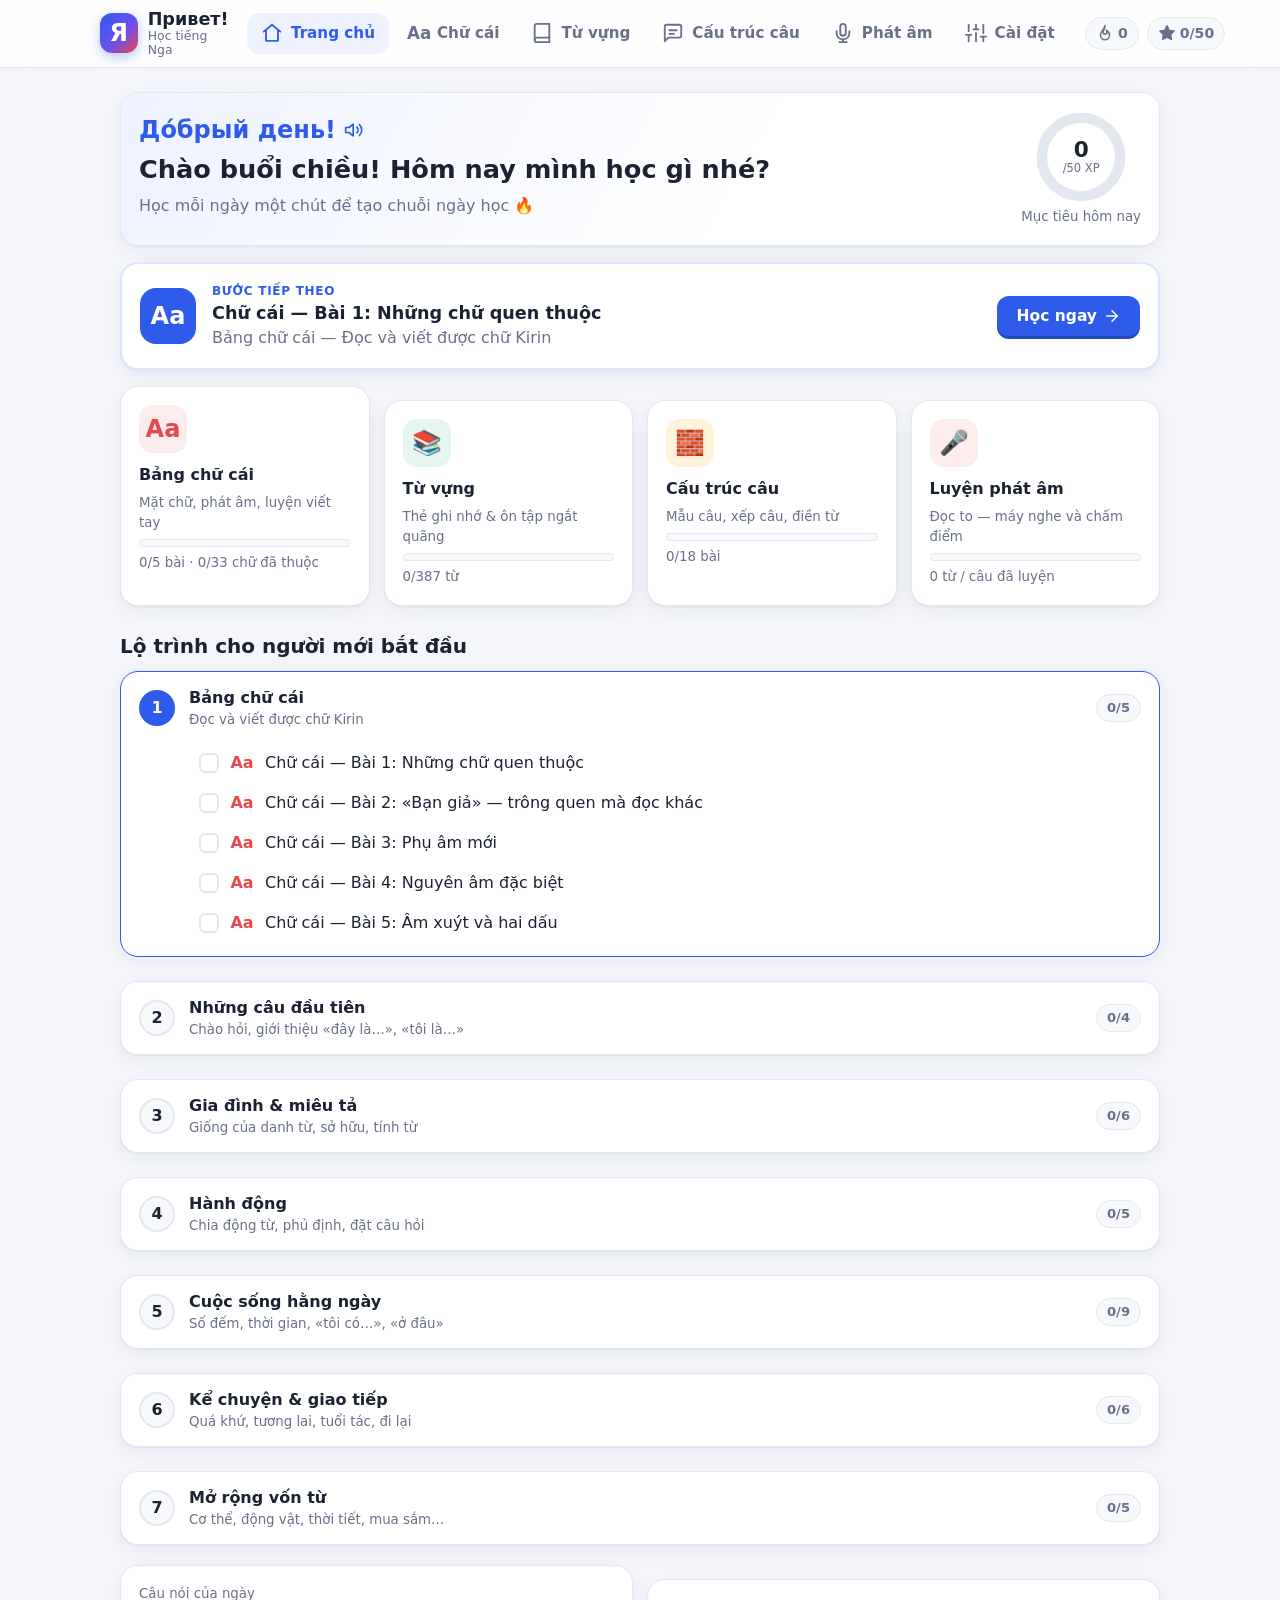
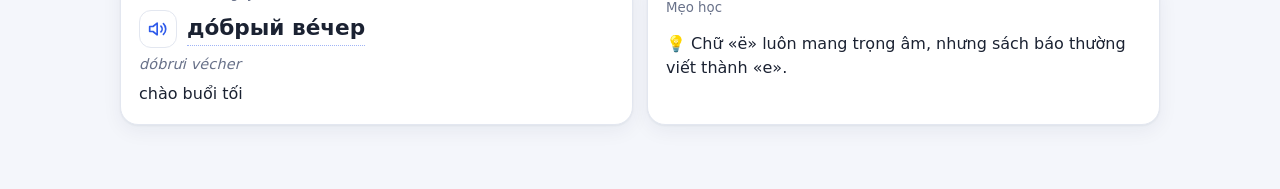
<file: index.html>
<!DOCTYPE html>
<html lang="vi">
<head>
  <meta charset="utf-8">
  <meta name="viewport" content="width=device-width, initial-scale=1, viewport-fit=cover">
  <title>Привет! · Học tiếng Nga</title>
  <meta name="description" content="Ứng dụng học tiếng Nga cho người mới bắt đầu: bảng chữ cái, luyện viết tay, từ vựng và cấu trúc câu.">
  <meta name="theme-color" content="#2f5bea">
  <!-- Cài app ra desktop / màn hình chính (Chrome, Edge, Opera… và iPhone) -->
  <link rel="manifest" href="manifest.webmanifest">
  <link rel="apple-touch-icon" href="icons/apple-touch-icon.png">
  <meta name="mobile-web-app-capable" content="yes">
  <meta name="apple-mobile-web-app-title" content="Привет!">
  <link rel="icon" type="image/png" sizes="192x192" href="icons/icon-192.png">
  <link rel="icon" href="data:image/svg+xml,%3Csvg xmlns='http://www.w3.org/2000/svg' viewBox='0 0 64 64'%3E%3Crect width='64' height='64' rx='16' fill='%232f5bea'/%3E%3Ctext x='32' y='46' font-size='40' text-anchor='middle' fill='white' font-family='Segoe UI,Arial' font-weight='700'%3E%D0%AF%3C/text%3E%3C/svg%3E">
  <link rel="stylesheet" href="css/style.css">
</head>
<body>
  <header class="topbar">
    <a class="brand" href="#/home" aria-label="Trang chủ">
      <span class="brand-logo" lang="ru">Я</span>
      <span class="brand-text"><b lang="ru">Привет!</b><small>Học tiếng Nga</small></span>
    </a>
    <nav class="nav" id="nav" aria-label="Điều hướng chính"></nav>
    <div class="top-stats" id="topStats"></div>
  </header>

  <main id="main" class="main"></main>
  <div id="toasts" class="toasts" aria-live="polite"></div>

  <noscript><p style="padding:24px">Ứng dụng cần JavaScript để chạy.</p></noscript>

  <!-- Lõi -->
  <script src="js/core.js"></script>
  <script src="js/lib/path.js"></script>
  <!-- Dữ liệu -->
  <script src="js/data/glyphs.js"></script>
  <script src="js/data/alphabet.js"></script>
  <script src="js/data/vocab.js"></script>
  <script src="js/data/grammar.js"></script>
  <script src="js/data/pronounce.js"></script>
  <!-- Thư viện -->
  <script src="js/lib/recognizer.js"></script>
  <script src="js/lib/writingpad.js"></script>
  <script src="js/lib/keyboard.js"></script>
  <script src="js/lib/quiz.js"></script>
  <script src="js/lib/test.js"></script>
  <script src="js/lib/speech.js"></script>
  <script src="js/lib/sync.js"></script>
  <!-- Màn hình -->
  <script src="js/views/home.js"></script>
  <script src="js/views/alphabet.js"></script>
  <script src="js/views/vocab.js"></script>
  <script src="js/views/grammar.js"></script>
  <script src="js/views/speak.js"></script>
  <script src="js/views/settings.js"></script>
  <script src="js/views/debug.js"></script>
  <script src="js/app.js"></script>
</body>
</html>
</file>
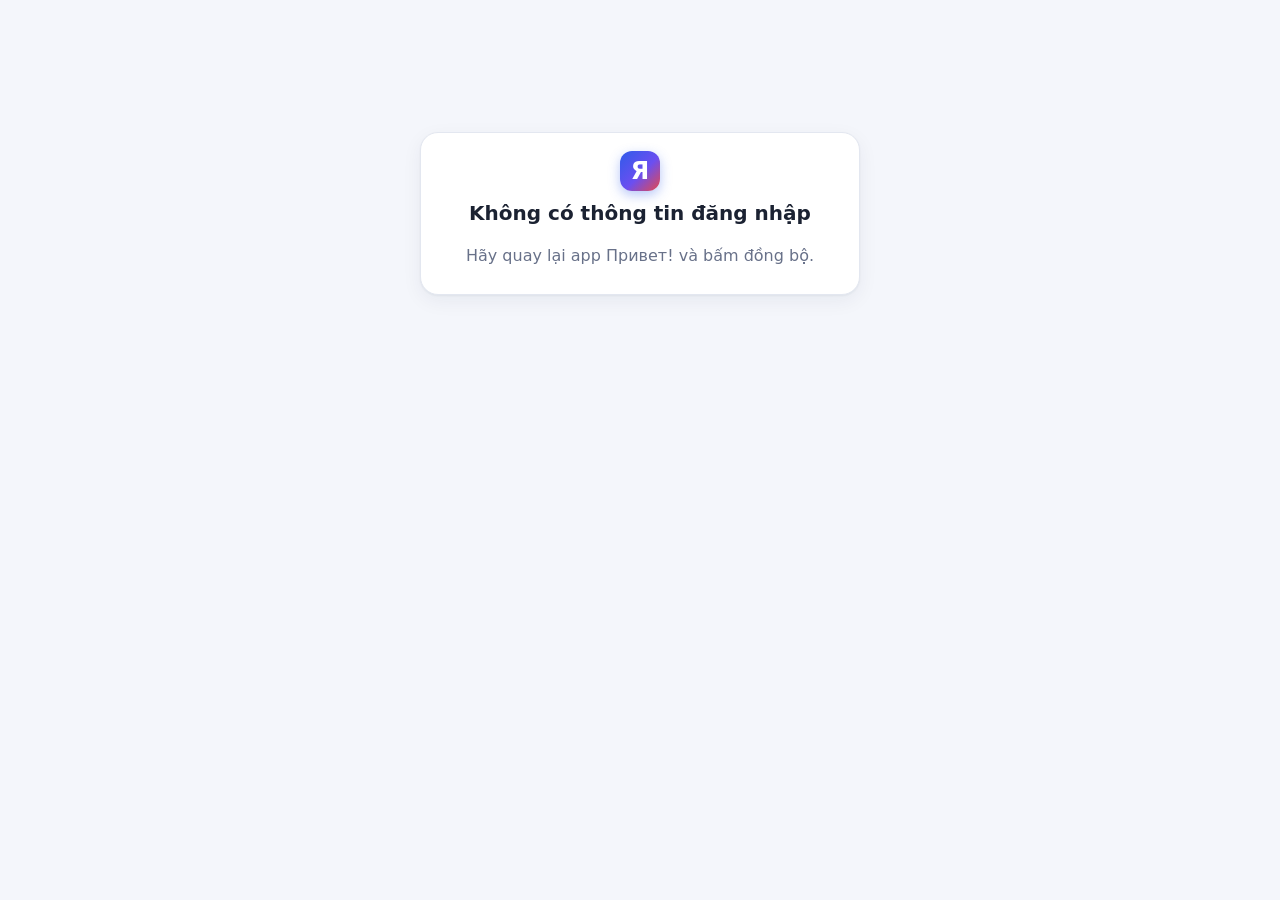
<file: oauth.html>
<!DOCTYPE html>
<html lang="vi">
<head>
  <meta charset="utf-8">
  <meta http-equiv="Content-Security-Policy" content="default-src 'none'; script-src 'self'; style-src 'self'; img-src 'self' data:; base-uri 'none'; form-action 'none'">
  <meta name="referrer" content="no-referrer">
  <meta name="viewport" content="width=device-width, initial-scale=1">
  <meta name="robots" content="noindex">
  <title>Đăng nhập Google · Привет!</title>
  <link rel="icon" type="image/png" href="icons/icon-192.png">
  <link rel="stylesheet" href="css/style.css">
  <script src="js/oauth.js" defer></script>
</head>
<body>
  <main class="main">
    <div class="card oauth-card">
      <div class="brand-logo" lang="ru">Я</div>
      <h2 id="title">Đang hoàn tất đăng nhập…</h2>
      <p id="msg" class="muted"></p>
    </div>
  </main>
</body>
</html>
</file>
<file: css/style.css>
/* =====================================================================
   Привет! — Học tiếng Nga · giao diện
   ===================================================================== */
:root {
  --bg: #f4f6fb;
  --card: #ffffff;
  --card-2: #f7f8fc;
  --text: #1b2232;
  --muted: #687189;
  --line: #e3e7f0;
  --primary: #2f5bea;
  --primary-600: #2449c4;
  --primary-50: #eef2ff;
  --primary-100: #dde5ff;
  --accent: #e5484d;
  --ok: #1f9d63;
  --ok-50: #e4f6ed;
  --bad: #e5484d;
  --bad-50: #fdecec;
  --warn: #c98a0b;
  --warn-50: #fff5dc;
  --t-v: #e5484d;
  --t-c: #2f5bea;
  --t-s: #7c8299;
  --g-m: #2f5bea;
  --g-f: #d6336c;
  --g-n: #1f9d63;
  --g-pl: #8a5cf6;
  --pad-bg: #ffffff;
  --pad-line: #c7d2f3;
  --pad-base: #6f8be0;
  --pad-band: rgba(47, 91, 234, .045);
  --pad-guide: #dfe3ee;
  --pad-num: #9aa6c7;
  --ink: #1d3a9e;
  --ink-ok: #1f9d63;
  --ink-bad: #e5484d;
  --ghost: #e4e8f2;
  --radius: 18px;
  --radius-sm: 12px;
  --shadow: 0 1px 2px rgba(20, 30, 60, .05), 0 6px 20px rgba(20, 30, 60, .06);
  --shadow-lg: 0 10px 40px rgba(20, 30, 60, .14);
  --font: "Segoe UI", system-ui, -apple-system, Roboto, "Noto Sans", "Helvetica Neue", Arial, sans-serif;
  --nav-h: 64px;
  color-scheme: light;
}
@media (prefers-color-scheme: dark) {
  :root {
    --bg: #0e1220;
    --card: #161b2b;
    --card-2: #1b2133;
    --text: #e7eaf3;
    --muted: #98a1b7;
    --line: #283049;
    --primary: #6d8dff;
    --primary-600: #8ba4ff;
    --primary-50: #1b2341;
    --primary-100: #233059;
    --ok: #36c486;
    --ok-50: #13301f;
    --bad: #ff6b70;
    --bad-50: #3a1c22;
    --warn: #f0b43c;
    --warn-50: #352a12;
    --t-v: #ff6b70;
    --t-c: #6d8dff;
    --t-s: #9aa0b8;
    --g-m: #6d8dff;
    --g-f: #ff6fa3;
    --g-n: #36c486;
    --g-pl: #a98bff;
    --pad-bg: #121726;
    --pad-line: #2c3756;
    --pad-base: #5a74c9;
    --pad-band: rgba(109, 141, 255, .06);
    --pad-guide: #2a3149;
    --pad-num: #5b678c;
    --ink: #b4c4ff;
    --ink-ok: #36c486;
    --ink-bad: #ff6b70;
    --ghost: #262d44;
    --shadow: 0 1px 2px rgba(0, 0, 0, .3), 0 6px 20px rgba(0, 0, 0, .25);
    color-scheme: dark;
  }
}

* { box-sizing: border-box; }
html { -webkit-text-size-adjust: 100%; }
body {
  margin: 0;
  font-family: var(--font);
  font-size: 16px;
  line-height: 1.5;
  color: var(--text);
  background: var(--bg);
  min-height: 100vh;
}
a { color: var(--primary); text-decoration: none; }
button { font: inherit; color: inherit; }
h1, h2, h3, h4 { margin: 0; line-height: 1.25; }
h2 { font-size: 1.25rem; }
h3 { font-size: 1.08rem; }
p { margin: .5em 0; }
kbd { font-family: inherit; background: var(--card-2); border: 1px solid var(--line); border-radius: 6px; padding: 0 6px; font-size: .85em; }
[lang="ru"] { font-feature-settings: "kern"; }
.ico { flex: none; }

/* ---------------- Thanh trên ---------------- */
.topbar {
  position: sticky; top: 0; z-index: 50;
  display: flex; align-items: center; gap: 16px;
  padding: 10px max(20px, calc((100vw - 1080px) / 2));
  background: color-mix(in srgb, var(--card) 88%, transparent);
  backdrop-filter: blur(12px);
  border-bottom: 1px solid var(--line);
}
.brand { display: flex; align-items: center; gap: 10px; color: var(--text); }
.brand-logo {
  width: 40px; height: 40px; border-radius: 12px; display: grid; place-items: center;
  background: linear-gradient(135deg, #2f5bea, #6b4ff0 55%, #e5484d); color: #fff; font-weight: 800; font-size: 24px;
  box-shadow: 0 4px 12px rgba(47, 91, 234, .35);
}
.brand-text { display: flex; flex-direction: column; line-height: 1.1; }
.brand-text b { font-size: 1.1rem; }
.brand-text small { color: var(--muted); font-size: .78rem; }
.nav { display: flex; gap: 4px; margin-left: auto; }
.nav a {
  display: flex; align-items: center; gap: 8px; padding: 8px 14px; border-radius: 12px;
  color: var(--muted); font-weight: 600; font-size: .95rem; transition: background .15s, color .15s;
}
.nav a:hover { background: var(--card-2); color: var(--text); }
.nav a.active { background: var(--primary-50); color: var(--primary); }
.nav-abc { font-weight: 800; font-size: 1.05rem; width: 22px; text-align: center; }
.top-stats { display: flex; gap: 8px; }
.ts {
  display: inline-flex; align-items: center; gap: 4px; padding: 5px 10px; border-radius: 999px;
  background: var(--card-2); color: var(--muted); font-weight: 700; font-size: .88rem; border: 1px solid var(--line);
}
.ts.streak.on { color: #f06418; background: #fff1e8; border-color: #ffd9c2; }
.ts.xp.on { color: #c98a0b; background: #fff6dc; border-color: #f7e2a6; }
@media (prefers-color-scheme: dark) {
  .ts.streak.on { background: #3a2414; border-color: #5a3416; }
  .ts.xp.on { background: #352a12; border-color: #574517; }
}
.top-stats-xp { display: flex; gap: 8px; }
/* Nút đồng bộ Google Drive */
.ts.cloud { position: relative; cursor: pointer; padding: 5px 9px; }
.ts.cloud[hidden] { display: none; }
.ts.cloud:hover { color: var(--text); border-color: var(--primary-100); }
.ts.cloud.ok { color: var(--ok); }
.ts.cloud.busy { color: var(--primary); }
.ts.cloud.busy .ico { animation: cloudPulse 1s ease-in-out infinite; }
.cloud-dot { display: none; position: absolute; top: 1px; right: 2px; width: 10px; height: 10px; border-radius: 50%; border: 2px solid var(--card); }
.ts.cloud.idle .cloud-dot { display: block; background: var(--primary); }
.ts.cloud.pending .cloud-dot { display: block; background: var(--warn); }
.ts.cloud.error .cloud-dot { display: block; background: var(--bad); }
@keyframes cloudPulse { 50% { opacity: .3; } }
@media (max-width: 360px) { .brand-text { display: none; } }

/* ---------------- Khung chính ---------------- */
.main { max-width: 1080px; margin: 0 auto; padding: 24px 20px 64px; }
.main-quiz { max-width: 760px; }
.section { margin-top: 28px; }
.section > h2 { margin-bottom: 12px; }
.section-head { display: flex; align-items: center; justify-content: space-between; gap: 12px; flex-wrap: wrap; margin-bottom: 8px; }
.card {
  background: var(--card); border-radius: var(--radius); box-shadow: var(--shadow);
  padding: 18px; border: 1px solid var(--line);
}
:where(a.card) { display: block; }
a.card { color: inherit; transition: transform .15s, box-shadow .15s, border-color .15s; }
a.card:hover { transform: translateY(-2px); box-shadow: var(--shadow-lg); border-color: var(--primary-100); }
.card.error { border-color: var(--bad); }
.card.error pre { white-space: pre-wrap; font-size: .8rem; color: var(--bad); }
.grid { display: grid; gap: 14px; }
.grid.lessons, .grid.topics { grid-template-columns: repeat(auto-fill, minmax(290px, 1fr)); }
.grid.actions { grid-template-columns: repeat(auto-fill, minmax(200px, 1fr)); }
.grid.stats3 { grid-template-columns: repeat(3, 1fr); }
.grid.sections3 { grid-template-columns: repeat(auto-fit, minmax(210px, 1fr)); }
.grid.two { grid-template-columns: 1fr 1fr; margin-top: 20px; }
.row { display: flex; align-items: center; flex-wrap: wrap; }
.row.gap, .gap { gap: 10px; }
.row.center, .center { justify-content: center; text-align: center; }
.muted { color: var(--muted); }
.small { font-size: .86rem; }
.empty { padding: 28px; text-align: center; color: var(--muted); }

/* ---------------- Tiêu đề trang ---------------- */
.page-head { display: flex; flex-wrap: wrap; align-items: flex-end; gap: 8px 16px; margin-bottom: 18px; }
.page-head .back { display: inline-flex; align-items: center; gap: 4px; color: var(--muted); font-weight: 600; font-size: .92rem; width: 100%; }
.page-head .back:hover { color: var(--primary); }
.page-title { display: flex; align-items: center; gap: 14px; flex: 1 1 380px; }
.page-title h1 { font-size: 1.7rem; letter-spacing: -.01em; }
.page-icon {
  width: 54px; height: 54px; border-radius: 16px; display: grid; place-items: center; font-size: 1.7rem; font-weight: 800;
  background: var(--primary-50); color: var(--primary); flex: none;
}
.page-head .sub { color: var(--muted); margin: 4px 0 0; max-width: 760px; }

/* ---------------- Nút ---------------- */
.btn {
  display: inline-flex; align-items: center; justify-content: center; gap: 6px;
  padding: 10px 18px; border-radius: 12px; border: 1px solid transparent; cursor: pointer;
  font-weight: 650; font-size: .97rem; line-height: 1.2; background: var(--card-2); color: var(--text);
  transition: background .15s, transform .08s, box-shadow .15s, opacity .15s; user-select: none; white-space: nowrap;
}
.btn:active { transform: translateY(1px); }
.btn:disabled { opacity: .45; cursor: not-allowed; }
.btn.sm { padding: 6px 12px; font-size: .88rem; border-radius: 10px; }
.btn.primary { background: var(--primary); color: #fff; box-shadow: 0 3px 0 var(--primary-600); }
.btn.primary:hover:not(:disabled) { filter: brightness(1.06); }
.btn.ghost { background: transparent; border-color: var(--line); color: var(--text); }
.btn.ghost:hover:not(:disabled) { background: var(--card-2); }
.btn.soft { background: var(--primary-50); color: var(--primary); }
.btn.soft:hover { background: var(--primary-100); }
.btn.ok { background: var(--ok); color: #fff; box-shadow: 0 3px 0 color-mix(in srgb, var(--ok) 70%, #000); }
.btn.bad { background: var(--bad); color: #fff; box-shadow: 0 3px 0 color-mix(in srgb, var(--bad) 70%, #000); }
.btn.ok-soft { background: var(--ok-50); color: var(--ok); }
.btn.bad-soft { background: var(--bad-50); color: var(--bad); }
.icon-btn {
  display: inline-grid; place-items: center; width: 38px; height: 38px; border-radius: 12px; border: 1px solid var(--line);
  background: var(--card); color: var(--primary); cursor: pointer; flex: none; transition: background .15s, transform .08s;
}
.icon-btn:hover { background: var(--primary-50); }
.icon-btn:active { transform: scale(.94); }
.icon-btn.lg { width: 64px; height: 64px; border-radius: 20px; background: var(--primary); color: #fff; border: none; box-shadow: 0 4px 0 var(--primary-600); }
.icon-btn.lg .ico { width: 30px; height: 30px; }
.icon-btn.slow { font-size: 1.1rem; }
.speak-pair { display: inline-flex; gap: 6px; }
.chip {
  display: inline-flex; align-items: center; gap: 4px; padding: 3px 10px; border-radius: 999px; font-size: .82rem; font-weight: 650;
  background: var(--card-2); color: var(--muted); border: 1px solid var(--line); white-space: nowrap;
}
.chip.t-v { color: var(--t-v); } .chip.t-c { color: var(--t-c); } .chip.t-s { color: var(--t-s); }
.chips { display: flex; gap: 6px; flex-wrap: wrap; }
.badge { display: inline-block; font-size: .72rem; font-weight: 700; padding: 1px 7px; border-radius: 6px; vertical-align: middle; color: #fff; letter-spacing: .02em; }
.badge.g-m { background: var(--g-m); } .badge.g-f { background: var(--g-f); } .badge.g-n { background: var(--g-n); } .badge.g-pl { background: var(--g-pl); }
.progress { height: 8px; border-radius: 99px; background: var(--card-2); overflow: hidden; border: 1px solid var(--line); }
.progress .bar { height: 100%; border-radius: 99px; background: linear-gradient(90deg, var(--primary), #7b61ff); transition: width .4s ease; }
.stars { display: inline-flex; gap: 2px; font-size: 1.5rem; letter-spacing: 2px; }
.star { color: var(--line); transition: color .3s, transform .3s; }
.star.on { color: #f5b301; animation: pop .45s ease both; }
.star.on:nth-child(2) { animation-delay: .12s; } .star.on:nth-child(3) { animation-delay: .24s; }
@keyframes pop { 0% { transform: scale(.3); } 70% { transform: scale(1.25); } 100% { transform: scale(1); } }
.callout { margin: 12px 0; padding: 12px 14px; border-radius: var(--radius-sm); background: var(--primary-50); color: var(--text); border: 1px solid var(--primary-100); }
.callout.warn { background: var(--warn-50); border-color: color-mix(in srgb, var(--warn) 30%, transparent); }
.callout.ok { background: var(--ok-50); border-color: color-mix(in srgb, var(--ok) 30%, transparent); }
.callout ul { margin: 6px 0 0; padding-left: 20px; }
.banner { display: flex; align-items: center; gap: 14px; margin-top: 16px; }
.banner > div { flex: 1; display: flex; flex-direction: column; }
.banner small { color: var(--muted); }
.banner.primary { background: linear-gradient(135deg, var(--primary-50), var(--card)); border-color: var(--primary-100); }
.banner.ok { background: var(--ok-50); justify-content: space-between; }
.banner-ico { font-size: 1.8rem; }
.banner.test-banner { background: linear-gradient(135deg, var(--warn-50), var(--card)); border-color: color-mix(in srgb, var(--warn) 25%, var(--line)); }
.banner.test-banner.ok { background: var(--ok-50); justify-content: flex-start; }

/* Bài kiểm tra tổng hợp */
.lvl-badge { display: inline-block; vertical-align: middle; padding: 2px 9px; border-radius: 999px; font-size: .74rem; font-weight: 800; letter-spacing: .02em; color: #fff; }
.lvl-badge.l1 { background: #1f9d63; } .lvl-badge.l2 { background: #2f5bea; } .lvl-badge.l3 { background: #c98a0b; } .lvl-badge.l4 { background: #e5484d; }
.test-chip.ok { color: var(--ok); border-color: color-mix(in srgb, var(--ok) 35%, var(--line)); }
.card.action.done .action-ico::after { content: ' ✓'; font-size: 1rem; color: var(--ok); }
.test-result { display: flex; flex-direction: column; align-items: center; gap: 12px; width: 100%; max-width: 560px; margin: 6px auto 0; }
.test-result .callout { width: 100%; margin: 0; text-align: left; }
.test-result .callout .small { margin-top: 4px; color: var(--muted); }
.test-weak { display: flex; flex-direction: column; align-items: center; gap: 8px; }
.test-weak .row { justify-content: center; }
.seg { display: inline-flex; background: var(--card-2); border: 1px solid var(--line); border-radius: 12px; padding: 3px; gap: 2px; flex-wrap: wrap; }
.seg button { border: none; background: transparent; padding: 6px 12px; border-radius: 9px; cursor: pointer; font-weight: 600; font-size: .9rem; color: var(--muted); }
.seg button.on { background: var(--card); color: var(--primary); box-shadow: var(--shadow); }
.switch { width: 50px; height: 28px; border-radius: 99px; border: none; background: var(--line); position: relative; cursor: pointer; transition: background .2s; flex: none; }
.switch i { position: absolute; top: 3px; left: 3px; width: 22px; height: 22px; border-radius: 50%; background: #fff; box-shadow: 0 1px 3px rgba(0, 0, 0, .25); transition: transform .2s; }
.switch.on { background: var(--primary); }
.switch.on i { transform: translateX(22px); }
.select, .search, .answer-input {
  font: inherit; color: var(--text); background: var(--card); border: 1.5px solid var(--line); border-radius: 12px; padding: 9px 12px; outline: none;
}
.select:focus, .search:focus, .answer-input:focus { border-color: var(--primary); box-shadow: 0 0 0 4px var(--primary-50); }
.range { accent-color: var(--primary); width: 180px; }

/* ---------------- Chữ tiếng Nga ---------------- */
.ru { font-weight: 600; }
.ru.speakable { cursor: pointer; border-bottom: 1.5px dotted color-mix(in srgb, var(--primary) 45%, transparent); }
.ru.speakable:hover { color: var(--primary); }
.ru.inline { font-weight: 650; color: var(--primary); }
.ru.xl { font-size: 2.3rem; font-weight: 700; display: block; line-height: 1.2; }
.ru.lg { font-size: 1.35rem; }
.tr { display: block; color: var(--muted); font-size: .9rem; font-style: italic; letter-spacing: .01em; }

/* ---------------- Công thức câu ---------------- */
.pattern { display: flex; flex-wrap: wrap; align-items: center; gap: 6px; margin: 6px 0; }
.pt-word { background: var(--primary-50); color: var(--primary); border: 1px solid var(--primary-100); padding: 4px 10px; border-radius: 10px; font-weight: 700; }
.pt-slot { background: var(--warn-50); color: var(--warn); border: 1px dashed color-mix(in srgb, var(--warn) 50%, transparent); padding: 4px 10px; border-radius: 10px; font-weight: 650; font-style: italic; }
.pt-plus { color: var(--muted); font-weight: 700; }
.pt-note { color: var(--muted); font-size: .92em; }
.pattern-card { background: linear-gradient(135deg, var(--primary-50), var(--card) 70%); }
.pattern-card .pattern { font-size: 1.1rem; }
.pc-label { font-size: .8rem; text-transform: uppercase; letter-spacing: .08em; color: var(--muted); font-weight: 700; margin-bottom: 4px; }

/* ---------------- Trang chủ ---------------- */
.hero { display: flex; align-items: center; gap: 20px; justify-content: space-between; background: linear-gradient(120deg, var(--primary-50), var(--card) 60%); }
.hero h1 { font-size: 1.6rem; margin: 6px 0; }
.hero-hi { border: none; background: none; padding: 0; cursor: pointer; font-size: 1.5rem; font-weight: 800; color: var(--primary); display: inline-flex; align-items: center; gap: 8px; }
.hero-goal { display: flex; flex-direction: column; align-items: center; gap: 4px; flex: none; }
.ring-wrap { position: relative; width: 92px; height: 92px; }
.ring-bg { fill: none; stroke: var(--line); stroke-width: 9; }
.ring-fg { fill: none; stroke: #f5a524; stroke-width: 9; stroke-linecap: round; transition: stroke-dashoffset .6s ease; }
.ring-txt { position: absolute; inset: 0; display: flex; flex-direction: column; align-items: center; justify-content: center; line-height: 1.05; }
.ring-txt b { font-size: 1.35rem; }
.ring-txt small { color: var(--muted); font-size: .72rem; }
.next-step { display: flex; align-items: center; gap: 16px; margin-top: 16px; border: 2px solid var(--primary-100); }
.ns-ico { width: 56px; height: 56px; border-radius: 16px; background: var(--primary); color: #fff; display: grid; place-items: center; font-size: 1.5rem; font-weight: 800; flex: none; }
.ns-info { flex: 1; display: flex; flex-direction: column; min-width: 0; }
.ns-info small { color: var(--primary); font-weight: 700; text-transform: uppercase; font-size: .75rem; letter-spacing: .06em; }
.ns-info b { font-size: 1.1rem; }
.sections3 { margin-top: 16px; }
.sec-card { display: flex; flex-direction: column; gap: 6px; }
.sec-card small { color: var(--muted); }
.sec-ico { width: 48px; height: 48px; border-radius: 14px; display: grid; place-items: center; font-size: 1.5rem; font-weight: 800; margin-bottom: 4px; }
.s-alpha .sec-ico { background: #fdecec; color: #e5484d; }
.s-vocab .sec-ico { background: #e4f6ed; }
.s-gram .sec-ico { background: #fff3dc; }
@media (prefers-color-scheme: dark) {
  .s-alpha .sec-ico { background: #3a1c22; } .s-vocab .sec-ico { background: #13301f; } .s-gram .sec-ico { background: #352a12; }
}
.road { display: flex; flex-direction: column; gap: 10px; }
.road-stage { padding: 0; overflow: hidden; }
.road-stage summary { list-style: none; display: flex; align-items: center; gap: 14px; padding: 14px 18px; cursor: pointer; }
.road-stage summary::-webkit-details-marker { display: none; }
.road-stage.current { border-color: var(--primary); box-shadow: 0 0 0 3px var(--primary-50), var(--shadow); }
.road-num { width: 36px; height: 36px; border-radius: 50%; display: grid; place-items: center; font-weight: 800; background: var(--card-2); border: 2px solid var(--line); flex: none; }
.road-stage.current .road-num { background: var(--primary); color: #fff; border-color: var(--primary); }
.road-stage.done .road-num { background: var(--ok); color: #fff; border-color: var(--ok); }
.road-info { flex: 1; display: flex; flex-direction: column; }
.road-info small { color: var(--muted); }
.road-items { display: flex; flex-direction: column; padding: 0 18px 14px 68px; gap: 2px; }
.road-item { display: flex; align-items: center; gap: 10px; padding: 7px 10px; border-radius: 10px; color: var(--text); }
.road-item:hover { background: var(--card-2); }
.road-item.done { color: var(--muted); }
.ri-check { width: 20px; height: 20px; border-radius: 6px; border: 2px solid var(--line); display: grid; place-items: center; font-size: .75rem; font-weight: 800; flex: none; }
.road-item.done .ri-check { background: var(--ok); border-color: var(--ok); color: #fff; }
.ri-ico { width: 26px; text-align: center; font-weight: 800; color: var(--t-v); }
.daily { display: flex; flex-direction: column; gap: 6px; }
.daily-ru { display: flex; align-items: center; gap: 10px; }

/* ---------------- Bảng chữ cái ---------------- */
.alpha-grid { display: grid; grid-template-columns: repeat(auto-fill, minmax(92px, 1fr)); gap: 10px; }
.alpha-grid.small { grid-template-columns: repeat(auto-fill, minmax(96px, 1fr)); margin-bottom: 18px; }
.ltile {
  position: relative; display: flex; flex-direction: column; align-items: center; padding: 12px 6px 10px; border-radius: 16px;
  background: var(--card); border: 1px solid var(--line); box-shadow: var(--shadow); color: var(--text); transition: transform .15s, box-shadow .15s;
}
.ltile:hover { transform: translateY(-2px); box-shadow: var(--shadow-lg); }
.ltile::before { content: ""; position: absolute; left: 14px; right: 14px; top: 0; height: 4px; border-radius: 0 0 6px 6px; background: var(--t-c); }
.ltile.t-v::before { background: var(--t-v); } .ltile.t-s::before { background: var(--t-s); }
.ltile-ch { font-size: 1.9rem; font-weight: 700; line-height: 1.1; }
.ltile-ch small { font-size: 1.3rem; font-weight: 600; margin-left: 3px; color: var(--muted); }
.ltile-snd { font-size: .82rem; color: var(--muted); font-weight: 600; }
.ltile-dots { display: flex; gap: 3px; margin-top: 4px; }
.ltile-dots i { width: 6px; height: 6px; border-radius: 50%; background: var(--line); }
.ltile-dots i.on { background: var(--ok); }
.legend { display: flex; gap: 12px; font-size: .85rem; color: var(--muted); }
.legend .lg::before { content: ""; display: inline-block; width: 10px; height: 10px; border-radius: 3px; margin-right: 5px; vertical-align: -1px; }
.lg.t-v::before { background: var(--t-v); } .lg.t-c::before { background: var(--t-c); } .lg.t-s::before { background: var(--t-s); }
.lesson-card { display: flex; gap: 14px; align-items: flex-start; }
.lesson-num { width: 42px; height: 42px; border-radius: 14px; background: var(--primary-50); color: var(--primary); display: grid; place-items: center; font-weight: 800; font-size: 1.15rem; flex: none; }
.done > .lesson-num, .lesson-card.done .lesson-num { background: var(--ok); color: #fff; }
.lesson-info { flex: 1; display: flex; flex-direction: column; gap: 8px; min-width: 0; }
.lesson-letters { display: flex; flex-wrap: wrap; gap: 6px; }
.lesson-letters span { font-weight: 700; font-size: 1.15rem; padding: 1px 8px; border-radius: 8px; background: var(--card-2); border: 1px solid var(--line); }
.action { display: flex; flex-direction: column; gap: 4px; }
.action small { color: var(--muted); }
.action-ico { font-size: 1.7rem; }
.action.primary { border: 2px solid var(--primary-100); background: linear-gradient(135deg, var(--primary-50), var(--card)); }
.steps { display: flex; flex-direction: column; gap: 10px; }
.step { display: flex; align-items: center; gap: 14px; }
.step-num { width: 40px; height: 40px; border-radius: 50%; display: grid; place-items: center; font-weight: 800; background: var(--primary-50); color: var(--primary); flex: none; }
.step.done .step-num { background: var(--ok); color: #fff; }
.step-info { flex: 1; display: flex; flex-direction: column; }
.step-info small { color: var(--muted); }
.step-go { color: var(--muted); }
.rules { display: grid; gap: 10px; grid-template-columns: repeat(auto-fill, minmax(300px, 1fr)); }
.rule summary { font-weight: 700; cursor: pointer; }
.rule p { margin-bottom: 0; }

.big-letter { display: flex; gap: 14px; align-items: baseline; font-size: 5.2rem; font-weight: 700; line-height: 1; color: var(--t-c); }
.big-letter.t-v { color: var(--t-v); } .big-letter.t-s { color: var(--t-s); }
.big-letter span:last-child { font-size: .78em; opacity: .85; }
.letter-card { display: flex; flex-direction: column; gap: 6px; }
.letter-top { display: flex; gap: 28px; align-items: center; flex-wrap: wrap; }
.letter-meta { display: flex; flex-direction: column; gap: 10px; }
.letter-sound { display: flex; align-items: baseline; gap: 10px; }
.letter-sound b { font-size: 1.6rem; color: var(--text); }
.letter-audio { display: flex; gap: 8px; flex-wrap: wrap; }
.letter-hint { font-size: 1.08rem; margin-top: 10px; }
.letter-card h4 { font-size: .8rem; text-transform: uppercase; letter-spacing: .08em; color: var(--muted); margin: 12px 0 6px; }
.ex-row, .ex-sent { display: flex; align-items: flex-start; gap: 12px; padding: 8px 0; border-top: 1px solid var(--line); }
.ex-row:first-of-type, .ex-sent:first-of-type { border-top: none; }
.ex-ru { font-size: 1.15rem; }
.ex-vi { color: var(--text); opacity: .85; }
.anims { display: flex; gap: 14px; flex-wrap: wrap; }
.anims figure { margin: 0; text-align: center; }
.anims figcaption { font-size: .85rem; color: var(--muted); }

/* SVG hoạt ảnh nét chữ */
.anim { display: block; background: var(--pad-bg); border-radius: 14px; border: 1px solid var(--line); }
.anim.sm { width: 120px; } .anim.md { width: 170px; } .anim.lg { width: 230px; }
.anim .gl { stroke: var(--pad-line); stroke-width: .9; }
.anim .gl.dash { stroke-dasharray: 4 4; }
.anim .gl.base { stroke: var(--pad-base); stroke-width: 1.4; }
.anim .gl.dot { stroke-dasharray: 1.5 3.5; }
.anim .band { fill: var(--pad-band); }
.anim .ghost path { fill: none; stroke: var(--ghost); stroke-width: 9; stroke-linecap: round; stroke-linejoin: round; }
.anim .live path { fill: none; stroke: var(--primary); stroke-width: 7.5; stroke-linecap: round; stroke-linejoin: round; }
.anim .mark { transform-box: fill-box; transform-origin: center; }
.anim .mark circle { fill: var(--accent); }
.anim .mark text { fill: #fff; font-size: 8px; font-weight: 800; text-anchor: middle; dominant-baseline: middle; font-family: var(--font); }

/* ---------------- Luồng học ---------------- */
.flow { display: flex; flex-direction: column; gap: 16px; max-width: 760px; margin: 0 auto; }
.flow-nav { display: flex; justify-content: space-between; gap: 10px; margin-top: 16px; }
.flow-top { display: flex; flex-direction: column; gap: 8px; margin-bottom: 14px; }
.flow-label { color: var(--muted); }
.dots { display: flex; justify-content: center; gap: 6px; }
.dots i { width: 10px; height: 10px; border-radius: 50%; background: var(--line); transition: all .2s; }
.dots i.done { background: var(--primary-100); }
.dots i.on { background: var(--primary); width: 26px; border-radius: 6px; }
.letter-nav { display: flex; gap: 8px; align-items: center; }

/* ---------------- Bảng viết ---------------- */
.write-task { display: grid; grid-template-columns: minmax(0, 1fr) 300px; gap: 18px; align-items: start; }
.write-main { display: flex; flex-direction: column; gap: 12px; }
.pad-box { display: flex; flex-direction: column; align-items: center; gap: 10px; }
.pad { width: 100%; max-width: 420px; }
.pad-canvas {
  display: block; touch-action: none; background: var(--pad-bg); border-radius: 18px; border: 2px solid var(--line);
  box-shadow: inset 0 2px 6px rgba(20, 30, 60, .05); cursor: crosshair; user-select: none; -webkit-user-select: none;
}
.pad-tools { display: flex; gap: 8px; flex-wrap: wrap; justify-content: center; }
.write-side { display: flex; flex-direction: column; gap: 10px; align-items: flex-start; }
.write-switch { display: flex; flex-direction: column; gap: 8px; }
.model-row { display: flex; gap: 14px; align-items: center; }
.model-char { font-size: 4rem; font-weight: 700; line-height: 1; color: var(--primary); min-width: 64px; text-align: center; }
.model-meta { display: flex; flex-direction: column; gap: 6px; align-items: flex-start; }
.model-caption { color: var(--muted); font-size: .88rem; }
.model-anim { cursor: pointer; }
.write-feedback { min-height: 0; border-radius: var(--radius-sm); padding: 0; transition: all .2s; }
.write-feedback.ok, .write-feedback.bad { padding: 12px 14px; }
.write-feedback.ok { background: var(--ok-50); }
.write-feedback.bad { background: var(--bad-50); }
.wf-head { display: flex; align-items: center; gap: 10px; }
.wf-x { color: var(--bad); font-size: 1.4rem; font-weight: 800; }
.write-fb { display: flex; flex-direction: column; gap: 6px; }
.write-fb-model { display: flex; align-items: center; gap: 10px; }

/* Ô xem trước bảng viết (điện thoại): chạm để mở bảng viết toàn màn hình, vuốt qua vẫn cuộn trang được */
.pad-preview {
  position: relative; display: block; width: min(100%, 260px); aspect-ratio: 1; padding: 0; overflow: hidden;
  background: var(--pad-bg); border: 2px dashed color-mix(in srgb, var(--primary) 45%, var(--line)); border-radius: 18px;
  cursor: pointer; touch-action: manipulation; -webkit-tap-highlight-color: transparent;
}
.pad-preview:active:not(:disabled) { transform: scale(.985); }
.pad-preview:disabled { cursor: default; border-style: solid; border-color: var(--line); color: inherit; opacity: 1; }
.pad-preview:disabled .pp-label { display: none; }
.pp-canvas { position: absolute; inset: 0; width: 100%; height: 100%; pointer-events: none; }
.pp-label {
  position: absolute; left: 50%; bottom: 10px; transform: translateX(-50%); white-space: nowrap;
  padding: 7px 14px; border-radius: 999px; background: var(--primary); color: #fff; font-weight: 700; font-size: .9rem;
  box-shadow: 0 3px 10px rgba(47, 91, 234, .35);
}

/* Cửa sổ viết toàn màn hình */
html.ws-lock, html.ws-lock body { overflow: hidden; overscroll-behavior: none; }
.ws-overlay { position: fixed; inset: 0; z-index: 300; display: flex; justify-content: center; align-items: stretch; background: rgba(12, 16, 30, .5); }
.ws-overlay[hidden] { display: none; }
.ws {
  display: flex; flex-direction: column; gap: 10px; width: 100%; max-width: 560px; height: 100%; overflow-y: auto;
  background: var(--bg); padding: calc(10px + env(safe-area-inset-top)) 14px calc(12px + env(safe-area-inset-bottom));
  box-shadow: var(--shadow-lg); animation: wsUp .22s ease-out;
}
@keyframes wsUp { from { opacity: 0; transform: translateY(28px); } to { opacity: 1; transform: none; } }
@media (min-width: 761px) and (min-height: 640px) {
  .ws-overlay { align-items: center; }
  .ws { height: min(860px, 94vh); border-radius: 22px; }
}
.ws-head { display: flex; align-items: flex-start; gap: 10px; }
.ws-head-main { flex: 1; min-width: 0; }
.ws-close { flex: none; }
.ws-task { display: flex; flex-direction: column; gap: 6px; }
.ws-title { font-weight: 750; font-size: 1.05rem; }
.ws-title b { color: var(--primary); font-size: 1.2rem; }
.ws-prompt { font-size: 1rem; }
.ws-model { display: flex; align-items: center; gap: 12px; flex-wrap: wrap; }
.ws-model .model-char { font-size: 2.6rem; min-width: 40px; }
.ws-model .anim { width: 66px; }
.ws-pad { flex: 1 1 0; min-height: 150px; display: flex; align-items: center; justify-content: center; overflow: hidden; }
.ws-pad .pad { max-width: none; flex: none; }
.ws-fb { border-radius: var(--radius-sm); padding: 10px 12px; }
.ws-fb:empty { display: none; }
.ws-fb.ok { background: var(--ok-50); }
.ws-fb.bad { background: var(--bad-50); }
.ws-tools { display: flex; gap: 8px; }
.ws-tools .btn { flex: 1 1 0; padding-left: 8px; padding-right: 8px; }
.ws-tools .btn.primary, .ws-tools .btn.ok { flex: 1.5 1 0; }

/* ---------------- Bài tập (quiz) ---------------- */
.quiz { display: flex; flex-direction: column; min-height: calc(100vh - 140px); }
.quiz-top { display: flex; align-items: center; gap: 14px; }
.quiz-top .progress { flex: 1; height: 14px; }
.quiz-count { font-weight: 700; color: var(--muted); font-size: .9rem; min-width: 44px; text-align: right; }
.quiz-title { color: var(--muted); font-weight: 650; margin-top: 10px; font-size: .92rem; }
.quiz-body { flex: 1; padding: 22px 0; }
.quiz-body.enter > * { animation: slideIn .28s ease both; }
@keyframes slideIn { from { opacity: 0; transform: translateX(18px); } to { opacity: 1; transform: none; } }
.quiz-foot {
  position: sticky; bottom: 0; display: flex; align-items: center; justify-content: space-between; gap: 12px; flex-wrap: wrap;
  padding: 14px 16px; margin: 0 -16px; border-top: 2px solid var(--line); background: var(--bg); border-radius: 16px 16px 0 0;
}
.quiz-foot.ok { background: var(--ok-50); border-color: color-mix(in srgb, var(--ok) 35%, transparent); }
.quiz-foot.bad { background: var(--bad-50); border-color: color-mix(in srgb, var(--bad) 35%, transparent); }
.foot-left, .foot-right { display: flex; gap: 10px; }
.foot-right { margin-left: auto; }
.fb { flex: 1; min-width: 220px; }
.fb-title { font-weight: 800; font-size: 1.15rem; }
.quiz-foot.ok .fb-title { color: var(--ok); }
.quiz-foot.bad .fb-title { color: var(--bad); }
.fb-ans, .fb-exp { margin-top: 2px; }
.fb-exp .muted { margin-top: 2px; }
.q { display: flex; flex-direction: column; gap: 16px; }
.q-label { font-weight: 750; font-size: 1.15rem; }
.q-prompt { font-size: 1.15rem; }
.q-prompt.big { font-size: 1.5rem; font-weight: 650; text-align: center; padding: 12px 0; }
.q-prompt.huge { text-align: center; font-size: 5rem; font-weight: 700; line-height: 1.1; color: var(--primary); padding: 6px 0; }
.q-prompt.vi { font-size: 1.2rem; font-weight: 600; background: var(--card); border: 1px solid var(--line); border-radius: var(--radius-sm); padding: 12px 16px; }
.q-sub { color: var(--muted); text-align: center; }
.q-audio { display: flex; justify-content: center; align-items: center; gap: 12px; }
.q-audio.only { padding: 14px 0; }
.q-audio.sm { justify-content: flex-start; }
.word-prompt { display: flex; flex-direction: column; align-items: center; gap: 4px; }
.opts { display: grid; grid-template-columns: 1fr 1fr; gap: 10px; }
.opts.cols-4 { grid-template-columns: repeat(4, 1fr); }
.opt {
  display: flex; align-items: center; gap: 12px; text-align: left; padding: 14px 16px; border-radius: 16px; cursor: pointer;
  background: var(--card); border: 2px solid var(--line); box-shadow: 0 3px 0 var(--line); font-size: 1.05rem; font-weight: 600;
  transition: border-color .15s, background .15s, transform .08s;
}
.opt:hover { border-color: var(--primary-100); background: var(--primary-50); }
.opt:active { transform: translateY(2px); box-shadow: 0 1px 0 var(--line); }
.opt.big { justify-content: center; font-size: 2rem; padding: 10px; }
.opt.big .opt-key { display: none; }
.opt-key { width: 26px; height: 26px; border-radius: 8px; border: 1.5px solid var(--line); display: grid; place-items: center; font-size: .78rem; color: var(--muted); flex: none; }
.opt.ru .opt-label { font-size: 1.15rem; }
.opts.locked .opt { cursor: default; }
.opts.locked .opt:not(.right):not(.wrong) { opacity: .55; }
.opt.right { border-color: var(--ok); background: var(--ok-50); box-shadow: 0 3px 0 var(--ok); }
.opt.wrong { border-color: var(--bad); background: var(--bad-50); box-shadow: 0 3px 0 var(--bad); animation: shake .35s; }
@keyframes shake { 20%, 60% { transform: translateX(-5px); } 40%, 80% { transform: translateX(5px); } }
.answer-input { font-size: 1.4rem; padding: 12px 16px; width: 100%; text-align: center; font-weight: 650; }
.answer-input.right { border-color: var(--ok); background: var(--ok-50); }
.answer-input.wrong { border-color: var(--bad); background: var(--bad-50); }
.gap-sentence { display: flex; flex-direction: column; align-items: center; gap: 8px; padding: 10px 0; }
.gap-line { font-size: 1.5rem; font-weight: 650; text-align: center; }
.blank { display: inline-block; min-width: 90px; border-bottom: 3px solid var(--primary); margin: 0 6px; }
.q-vi { color: var(--muted); }
.tiles { display: flex; flex-wrap: wrap; gap: 8px; }
.tiles.answer { min-height: 64px; padding: 10px; border-bottom: 2px solid var(--line); border-top: 2px solid var(--line); align-content: flex-start; }
.tiles.answer.right { border-color: var(--ok); }
.tiles.answer.wrong { border-color: var(--bad); }
.tiles.bank { justify-content: center; padding-top: 8px; }
.slot { display: inline-block; border-radius: 12px; }
.slot.empty { background: var(--card-2); box-shadow: inset 0 0 0 2px var(--line); min-height: 46px; }
.tile {
  padding: 9px 14px; border-radius: 12px; border: 2px solid var(--line); background: var(--card); box-shadow: 0 3px 0 var(--line);
  font-size: 1.12rem; font-weight: 650; cursor: pointer; transition: transform .08s;
}
.tile:active { transform: translateY(2px); box-shadow: 0 1px 0 var(--line); }
.match-grid { display: grid; grid-template-columns: 1fr 1fr; gap: 12px; }
.match-col { display: flex; flex-direction: column; gap: 10px; }
.match-card {
  padding: 13px 12px; border-radius: 14px; border: 2px solid var(--line); background: var(--card); box-shadow: 0 3px 0 var(--line);
  cursor: pointer; font-weight: 600; transition: all .15s; min-height: 52px;
}
.match-card.ru { font-size: 1.12rem; font-weight: 700; }
.match-card.sel { border-color: var(--primary); background: var(--primary-50); }
.match-card.done { opacity: .25; border-color: var(--ok); background: var(--ok-50); cursor: default; transform: scale(.97); }
.match-card.err { border-color: var(--bad); background: var(--bad-50); animation: shake .35s; }
.quiz-done { text-align: center; display: flex; flex-direction: column; align-items: center; gap: 8px; padding: 30px 10px; }
.big-emoji { font-size: 4rem; line-height: 1; animation: pop .5s ease both; }
.score { font-weight: 700; font-size: 1.1rem; }
.snd { color: var(--primary); }

/* ---------------- Bàn phím ảo ---------------- */
.vkb-wrap { display: flex; flex-direction: column; gap: 8px; }
.vkb { display: flex; flex-direction: column; gap: 6px; padding: 10px; background: var(--card-2); border-radius: 16px; border: 1px solid var(--line); }
.vkb-row { display: flex; justify-content: center; gap: 5px; }
.vkb-key {
  flex: 1 1 0; max-width: 46px; min-width: 0; height: 44px; border-radius: 10px; border: 1px solid var(--line); background: var(--card);
  box-shadow: 0 2px 0 var(--line); font-size: 1.15rem; font-weight: 600; cursor: pointer; padding: 0; touch-action: manipulation;
}
.vkb-key:active { transform: translateY(2px); box-shadow: none; background: var(--primary-50); }
.vkb-key.wide { max-width: 110px; flex: 1.6 1 0; font-size: .9rem; }
.vkb-key.space { max-width: 260px; flex: 4 1 0; font-size: .85rem; color: var(--muted); }
.vkb-key.on { background: var(--primary); color: #fff; border-color: var(--primary); }
.vkb-key.tr-toggle { font-size: .78rem; }
.vkb-help summary { cursor: pointer; color: var(--muted); font-size: .88rem; }
.vkb-map { display: grid; grid-template-columns: repeat(auto-fill, minmax(92px, 1fr)); gap: 4px 10px; font-size: .9rem; }

/* ---------------- Từ vựng ---------------- */
.stat { display: flex; flex-direction: column; align-items: center; text-align: center; gap: 2px; }
.stat b { font-size: 2rem; line-height: 1.1; }
.stat span { color: var(--muted); font-size: .9rem; }
.stat.hot b { color: var(--accent); }
.search-box { position: relative; margin-top: 18px; color: var(--muted); }
.search-box .ico { position: absolute; left: 14px; top: 50%; transform: translateY(-50%); }
.search { width: 100%; padding-left: 44px; font-size: 1rem; }
.search-results { margin-top: 8px; display: flex; flex-direction: column; }
.search-results .word-row { background: var(--card); border-radius: 12px; margin-bottom: 4px; border: 1px solid var(--line); }
.topic-card { display: flex; gap: 14px; align-items: flex-start; }
.topic-ico { font-size: 2rem; width: 52px; height: 52px; display: grid; place-items: center; background: var(--card-2); border-radius: 16px; flex: none; }
.topic-info { flex: 1; display: flex; flex-direction: column; gap: 6px; min-width: 0; }
.topic-info > small:first-of-type { color: var(--muted); }
.topic-card.done .topic-ico { background: var(--ok-50); }
.word-list { padding: 6px 0; }
.word-row { display: grid; grid-template-columns: auto minmax(0, 1.2fr) minmax(0, 1.5fr) auto; gap: 14px; align-items: center; padding: 10px 16px; border-top: 1px solid var(--line); }
.word-list .word-row:first-child { border-top: none; }
.w-ru { font-size: 1.15rem; }
.w-note { color: var(--muted); font-size: .85rem; margin-top: 2px; }
.lvl { display: flex; gap: 2px; }
.lvl i { width: 7px; height: 14px; border-radius: 3px; background: var(--line); }
.lvl i.on { background: var(--ok); }
.word-card { text-align: center; display: flex; flex-direction: column; align-items: center; gap: 8px; padding: 30px 20px; }
.wc-ru .ru { font-size: 2.8rem; font-weight: 700; }
.wc-vi { font-size: 1.4rem; font-weight: 650; }
.center-card { text-align: center; display: flex; flex-direction: column; align-items: center; gap: 10px; padding: 40px 20px; }
.flash-holder { display: flex; justify-content: center; margin: 18px 0 10px; perspective: 1200px; }
.flash { width: min(440px, 100%); height: 280px; border: none; background: none; padding: 0; cursor: pointer; }
.flash-inner { position: relative; width: 100%; height: 100%; transition: transform .5s cubic-bezier(.3, .7, .2, 1); transform-style: preserve-3d; }
.flash.flipped .flash-inner { transform: rotateY(180deg); }
.face {
  position: absolute; inset: 0; backface-visibility: hidden; -webkit-backface-visibility: hidden; border-radius: 22px; display: flex; flex-direction: column;
  align-items: center; justify-content: center; gap: 8px; padding: 20px; background: var(--card); border: 1px solid var(--line); box-shadow: var(--shadow-lg);
}
.face.back { transform: rotateY(180deg); background: linear-gradient(135deg, var(--primary-50), var(--card)); }
.flash-vi { font-size: 1.5rem; font-weight: 650; }

/* ---------------- Cấu trúc câu ---------------- */
.grammar-list { display: flex; flex-direction: column; gap: 10px; }
.g-card { display: flex; align-items: center; gap: 16px; }
.g-card.done .lesson-num { background: var(--ok); color: #fff; }
.g-info { flex: 1; display: flex; flex-direction: column; min-width: 0; }
.g-info small { color: var(--muted); }
.g-info .pattern { font-size: .9rem; }
.points ul { margin: 8px 0 0; padding-left: 22px; display: flex; flex-direction: column; gap: 8px; }
.card + .card, .card + .callout, .callout + .card { margin-top: 14px; }
.table-wrap { overflow-x: auto; }
.table-title { font-weight: 700; margin-bottom: 8px; }
.tbl { border-collapse: collapse; width: 100%; font-size: .98rem; }
.tbl th { text-align: left; font-size: .8rem; text-transform: uppercase; letter-spacing: .05em; color: var(--muted); padding: 8px 10px; border-bottom: 2px solid var(--line); }
.tbl td { padding: 8px 10px; border-bottom: 1px solid var(--line); }
.tbl tr:last-child td { border-bottom: none; }
.examples .ex-sent { align-items: center; }

/* ---------------- Luyện phát âm ---------------- */
.sv { color: var(--accent); }
.phon { color: var(--muted); font-size: .95rem; }
.phon .ru { font-weight: 650; color: var(--text); }
.phon .tr { display: inline; }
.phon-label { font-weight: 600; }
.wc-ru { cursor: pointer; }
.wc-ru .ru { font-size: 2.8rem; font-weight: 700; }
.speak-card { display: flex; flex-direction: column; align-items: center; text-align: center; gap: 8px; padding: 26px 18px; }
.speak-target .ru { font-size: 2.7rem; font-weight: 700; line-height: 1.2; }
.speak-target.sentence .ru { font-size: 1.9rem; }
.speak-vi { font-size: 1.15rem; font-weight: 600; }
.speak-listen { display: flex; gap: 10px; flex-wrap: wrap; justify-content: center; margin-top: 4px; }
.mic-wrap { margin: 16px 0 4px; }
.mic-btn {
  width: 96px; height: 96px; border-radius: 50%; border: none; cursor: pointer; background: var(--accent); color: #fff;
  display: grid; place-items: center; box-shadow: 0 6px 0 color-mix(in srgb, var(--accent) 65%, #000); transition: transform .1s, background .2s;
}
.mic-btn:active { transform: translateY(3px); box-shadow: 0 3px 0 color-mix(in srgb, var(--accent) 65%, #000); }
.mic-btn.on { background: #c62f34; animation: micPulse 1.3s infinite; }
@keyframes micPulse {
  0% { box-shadow: 0 0 0 0 rgba(229, 72, 77, .55); }
  70% { box-shadow: 0 0 0 24px rgba(229, 72, 77, 0); }
  100% { box-shadow: 0 0 0 0 rgba(229, 72, 77, 0); }
}
.mic-status { color: var(--muted); min-height: 1.5em; font-weight: 600; }
.mic-note { max-width: 460px; text-align: center; margin-top: -4px; }
.speak-result { width: 100%; display: flex; flex-direction: column; align-items: center; gap: 10px; }
.speak-result .callout { width: 100%; max-width: 560px; margin: 0; }
.speak-score { display: flex; align-items: center; gap: 10px; font-size: 1.1rem; flex-wrap: wrap; justify-content: center; }
.speak-score.s3 b, .speak-score.s2 b { color: var(--ok); }
.speak-score.s1 b { color: var(--warn); }
.speak-score.s0 b { color: var(--bad); }
.heard { font-size: 1.08rem; }
.marked .w { padding: 1px 3px; border-radius: 5px; }
.w-ok { background: var(--ok-50); color: var(--ok); }
.w-near { background: var(--warn-50); color: var(--warn); }
.w-miss { background: var(--bad-50); color: var(--bad); text-decoration: underline wavy; }
.speak-actions { display: flex; gap: 8px; flex-wrap: wrap; justify-content: center; }
.speak-summary { width: 100%; max-width: 600px; text-align: left; display: flex; flex-direction: column; gap: 6px; margin-top: 12px; }
.ss-row { display: grid; grid-template-columns: 62px minmax(0, auto) minmax(0, 1fr); gap: 12px; align-items: center; padding: 8px 12px; border-radius: 12px; background: var(--card); border: 1px solid var(--line); }
.ss-stars { color: #f5b301; letter-spacing: 1px; }
.support > div { padding: 3px 0; }
.sup { display: inline-grid; place-items: center; width: 22px; height: 22px; border-radius: 50%; color: #fff; font-weight: 800; font-size: .8rem; margin-right: 4px; }
.sup.on { background: var(--ok); }
.sup.off { background: var(--bad); }
.howto { margin: 8px 0 0; padding-left: 22px; display: flex; flex-direction: column; gap: 7px; }
.grid.pairs { grid-template-columns: repeat(auto-fill, minmax(250px, 1fr)); }
.pair-card { display: flex; gap: 12px; align-items: center; }
.pair-ico { width: 46px; height: 46px; border-radius: 14px; display: grid; place-items: center; background: var(--bad-50); color: var(--accent); font-size: 1.6rem; font-weight: 800; flex: none; }
.pair-card small { color: var(--muted); display: block; }
.chips-wrap { display: flex; flex-wrap: wrap; gap: 8px; }
.chip-link { display: inline-flex; align-items: center; gap: 6px; padding: 7px 13px; border-radius: 999px; background: var(--card); border: 1px solid var(--line); color: var(--text); font-weight: 600; font-size: .92rem; }
.chip-link:hover { border-color: var(--primary); color: var(--primary); }
.s-speak .sec-ico { background: #fdecec; }
@media (prefers-color-scheme: dark) { .s-speak .sec-ico { background: #3a1c22; } }

/* Thanh menu 6 mục: thu gọn trên màn hình vừa */
.nav a { white-space: nowrap; }
@media (max-width: 1180px) and (min-width: 761px) {
  .brand-text { display: none; }
  .nav a { padding: 8px 10px; gap: 6px; }
}
@media (max-width: 980px) and (min-width: 761px) {
  .nav .nav-label { display: none; }
  .nav a { padding: 8px 12px; }
}

/* ---------------- Cài đặt ---------------- */
.settings { margin-top: 14px; }
.settings h3 { margin-bottom: 6px; }
.set-row { display: flex; align-items: center; justify-content: space-between; gap: 16px; padding: 12px 0; border-top: 1px solid var(--line); flex-wrap: wrap; }
.set-row:first-of-type { border-top: none; }
.set-text { display: flex; flex-direction: column; flex: 1 1 260px; }
.set-text small { color: var(--muted); }
.sync-facts { margin: 6px 0 12px; padding-left: 20px; }
.sync-facts li + li { margin-top: 3px; }
.sync-state { font-size: .9rem; font-weight: 600; color: var(--muted); }
.sync-state.ok { color: var(--ok); }
.sync-state.pending { color: var(--warn); }
.sync-state.error { color: var(--bad); }
.sync-callout { display: flex; align-items: center; justify-content: space-between; flex-wrap: wrap; gap: 10px 14px; }
.oauth-card { max-width: 440px; margin: 12vh auto 0; display: flex; flex-direction: column; align-items: center; gap: 10px; text-align: center; }
.sync-callout-text { flex: 1 1 240px; }

/* ---------------- Thông báo ---------------- */
.toasts { position: fixed; left: 50%; bottom: calc(var(--nav-h) + 16px); transform: translateX(-50%); display: flex; flex-direction: column; gap: 8px; z-index: 400; pointer-events: none; width: max-content; max-width: 92vw; }
.toast { background: #1b2232; color: #fff; padding: 11px 18px; border-radius: 14px; box-shadow: var(--shadow-lg); opacity: 0; transform: translateY(10px); transition: all .3s; font-weight: 600; text-align: center; }
.toast.show { opacity: 1; transform: none; }
.toast.ok { background: var(--ok); } .toast.bad { background: var(--bad); } .toast.warn { background: #a8700a; }

/* ---------------- Kiểm thử ---------------- */
.dbg-grid { display: grid; grid-template-columns: repeat(auto-fill, minmax(120px, 1fr)); gap: 10px; }
.dbg-grid figure { margin: 0; padding: 6px; text-align: center; }
.dbg-svg { width: 100%; }
.dbg-out { white-space: pre-wrap; font-size: .82rem; line-height: 1.45; }

/* ---------------- Màn hình nhỏ ---------------- */
@media (max-width: 900px) {
  .write-task { grid-template-columns: 1fr; gap: 12px; }
  .write-side { order: -1; flex-direction: row; flex-wrap: wrap; align-items: center; padding: 12px; gap: 8px 12px; }
  .write-side .write-switch { flex-direction: row; flex-wrap: wrap; width: 100%; }
  .write-side .model-anim .anim { width: 92px; }
  .write-side .model-row { flex: 1; min-width: 150px; }
  .write-side .model-char { font-size: 2.6rem; min-width: 44px; }
  .write-side > .btn, .write-side > p { display: none; }
  .write-side .seg button { padding: 5px 8px; font-size: .8rem; }
  .write-side .model-caption { font-size: .8rem; }
}
@media (max-width: 760px) {
  body { padding-bottom: calc(var(--nav-h) + env(safe-area-inset-bottom)); }
  /* backdrop-filter tạo khối chứa mới cho phần tử fixed → bỏ trên di động để thanh menu dính đáy màn hình */
  .topbar { padding: 8px 14px; backdrop-filter: none; background: var(--card); }
  .brand-text small { display: none; }
  .nav {
    position: fixed; left: 0; right: 0; bottom: 0; z-index: 60; margin: 0; justify-content: space-around; gap: 0;
    background: var(--card); border-top: 1px solid var(--line); padding: 6px 4px calc(6px + env(safe-area-inset-bottom)); height: auto;
  }
  .nav a { flex-direction: column; gap: 2px; padding: 4px 6px; font-size: .7rem; border-radius: 10px; flex: 1; text-align: center; }
  .top-stats { margin-left: auto; }
  .main { padding: 16px 14px 40px; }
  .page-title h1 { font-size: 1.35rem; }
  .page-icon { width: 44px; height: 44px; font-size: 1.35rem; }
  .grid.stats3 { grid-template-columns: repeat(3, 1fr); gap: 8px; }
  .grid.sections3, .grid.two { grid-template-columns: 1fr; }
  .stat b { font-size: 1.5rem; }
  .hero { flex-direction: column; align-items: flex-start; }
  .hero h1 { font-size: 1.3rem; }
  .next-step { flex-wrap: wrap; }
  .next-step .btn { width: 100%; }
  .big-letter { font-size: 4rem; }
  .opts { grid-template-columns: 1fr; }
  .opts.cols-4 { grid-template-columns: repeat(2, 1fr); }
  .q-prompt.huge { font-size: 4rem; }
  .word-row { grid-template-columns: auto minmax(0, 1fr) auto; }
  .word-row .w-vi { grid-column: 2 / 4; grid-row: 2; }
  .road-items { padding-left: 18px; }
  .quiz { min-height: calc(100vh - 170px); }
  .quiz-foot { bottom: calc(var(--nav-h) + env(safe-area-inset-bottom)); }
  .vkb-key { height: 40px; font-size: 1rem; }
  .vkb-row { gap: 3px; }
  .vkb { padding: 6px; }
}
@media (prefers-reduced-motion: reduce) {
  *, *::before, *::after { animation-duration: .01ms !important; transition-duration: .01ms !important; }
}
</file>
